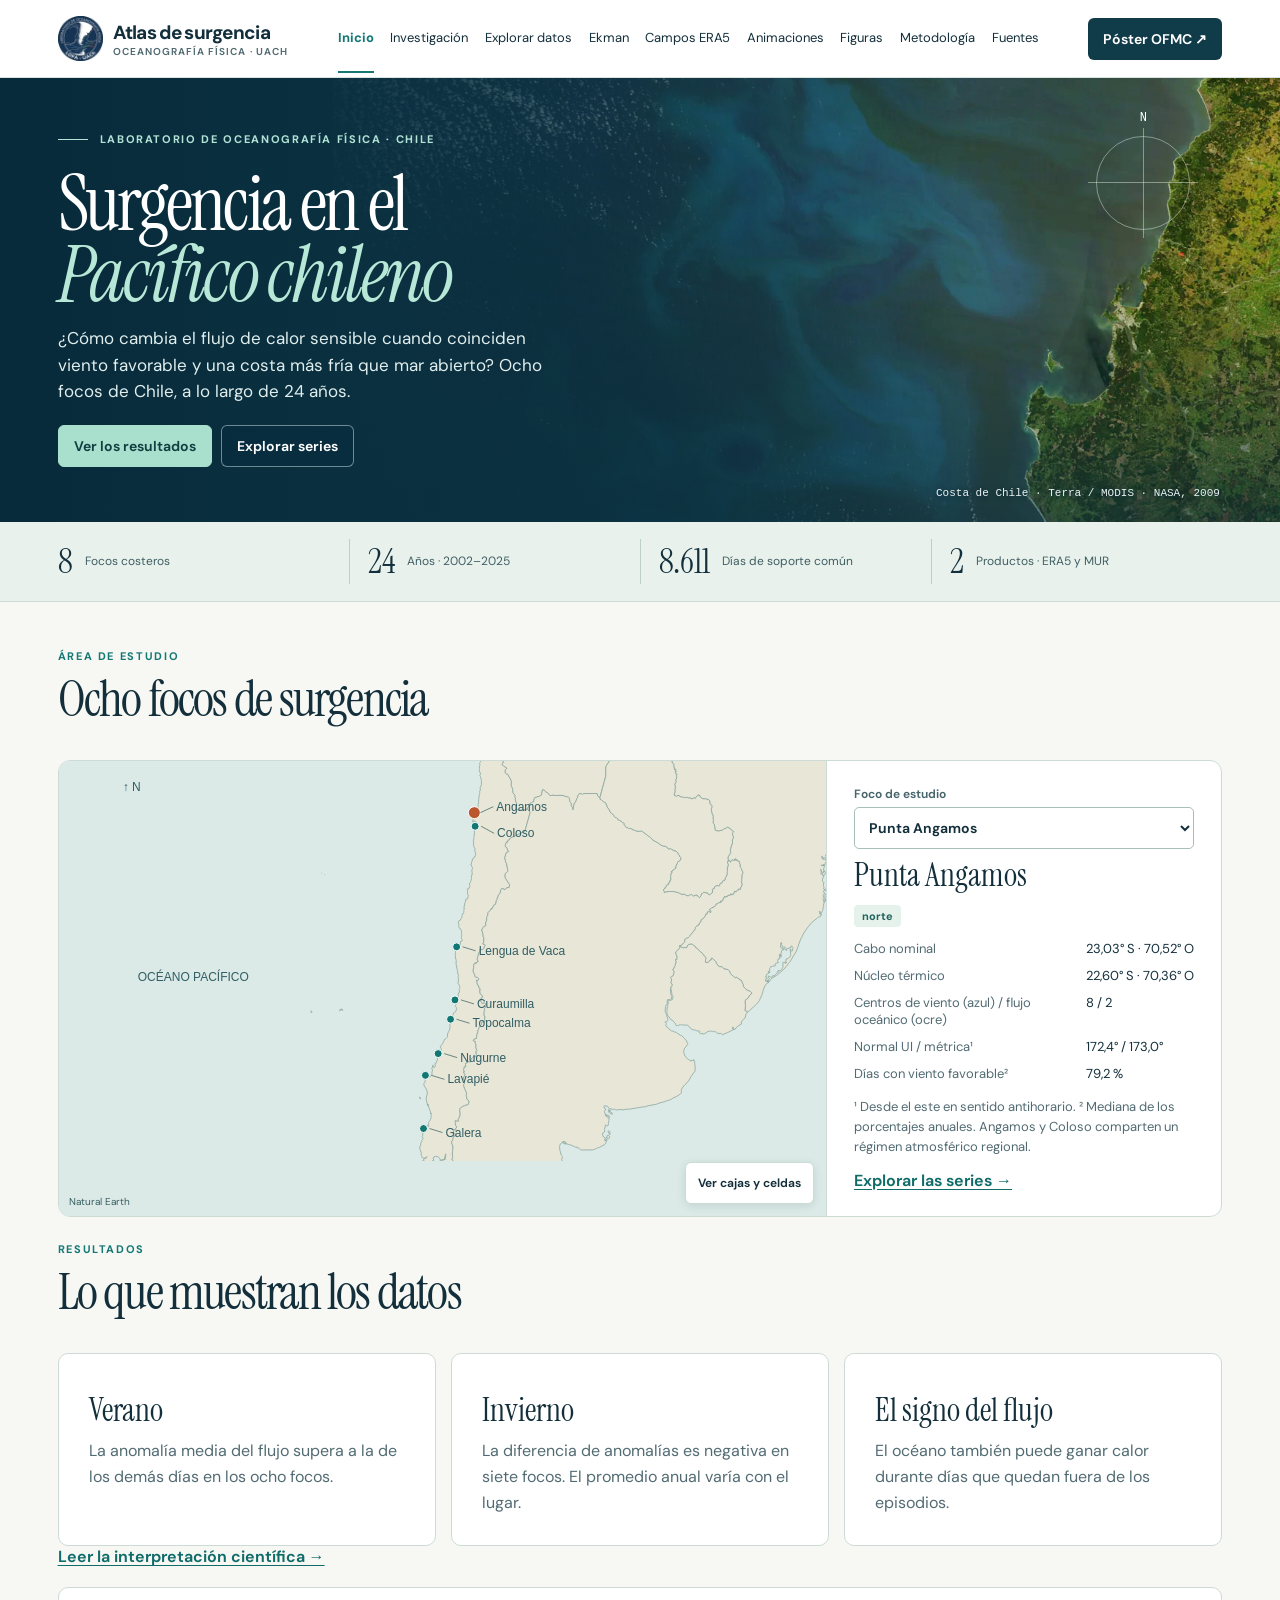
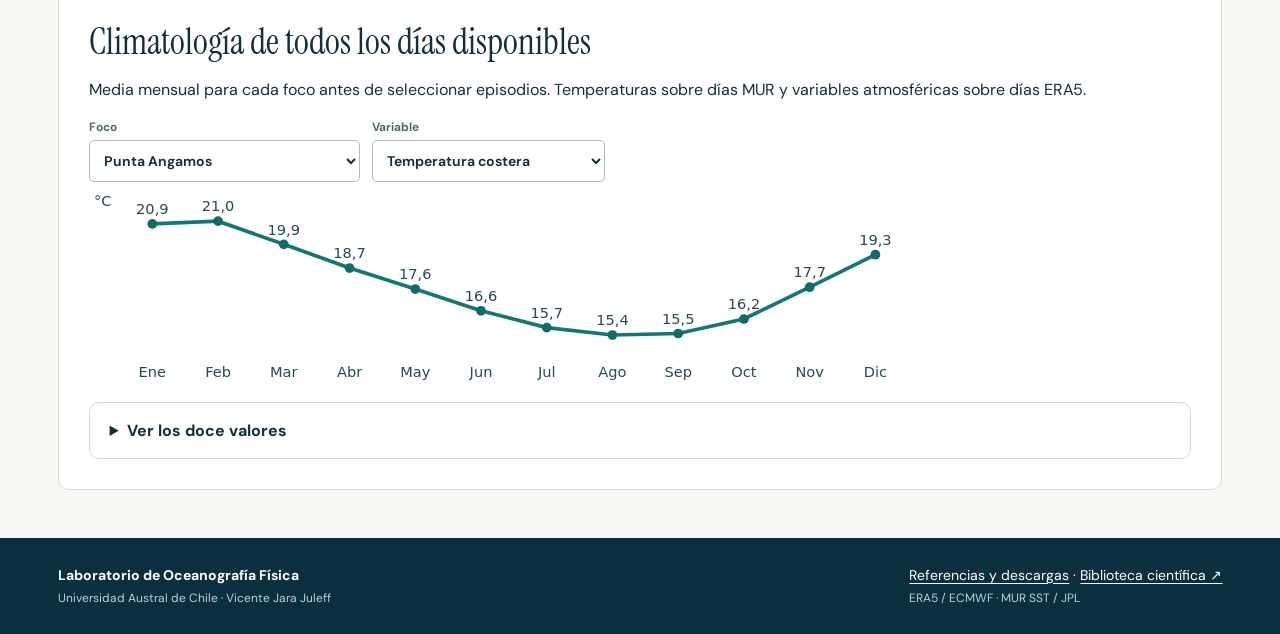
<file: index.html>
<!doctype html>
<html lang="es">
  <head>
    <meta charset="utf-8" />
    <meta name="viewport" content="width=device-width, initial-scale=1" />
    <meta name="theme-color" content="#0b3444" />
    <meta
      name="description"
      content="Atlas interactivo de los ocho focos de surgencia de Chile. Viento favorable, contraste térmico costero y flujo de calor sensible en celdas oceánicas de ERA5, 2002–2025."
    />
    <meta property="og:title" content="Atlas de surgencia · Viento, temperatura y flujo de calor en Chile"><meta property="og:description" content="Resultados del póster OFMC 2026 para ocho focos de Chile entre 2002 y 2025."><title>Atlas de surgencia · Laboratorio de Oceanografía Física UACh</title>
    <link rel="icon" href="./assets/favicon.png" />
    <link rel="stylesheet" href="./css/atlas.css" />
    <link rel="stylesheet" href="./css/instrumentos.css" />
    <script type="module" src="./js/atlas.js"></script>
  </head>
  <body>
    <a class="skip" href="#contenido">Saltar al contenido</a>
    <header class="mast">
      <div class="mast-in">
        <a class="brand" href="#inicio"
          ><img src="./assets/marca.webp" alt="LOFA" /><span
            >Atlas de surgencia<small>Oceanografía Física · UACh</small></span
          ></a
        ><button
          id="menu"
          class="menu"
          aria-expanded="false"
          aria-controls="nav"
        >
          Menú ☰
        </button>
        <nav id="nav" aria-label="Principal"></nav>
        <a class="poster-link" href="#poster">Póster OFMC ↗</a>
      </div>
    </header>
    <main id="contenido" tabindex="-1">
      <p class="loading">Cargando el atlas…</p>
    </main>
    <footer>
      <div>
        <strong>Laboratorio de Oceanografía Física</strong>
        <p>Universidad Austral de Chile · Vicente Jara Juleff</p>
      </div>
      <div>
        <a href="#referencias">Referencias y descargas</a> ·
        <a href="./bibliografia/">Biblioteca científica ↗</a>
        <p>ERA5 / ECMWF · MUR SST / JPL</p>
      </div>
    </footer>
    <noscript
      >El atlas interactivo requiere JavaScript.
      <a href="./atlas/tabla-maestra.csv">Descargar la tabla científica</a
      >.</noscript
    >
  </body>
</html>
</file>
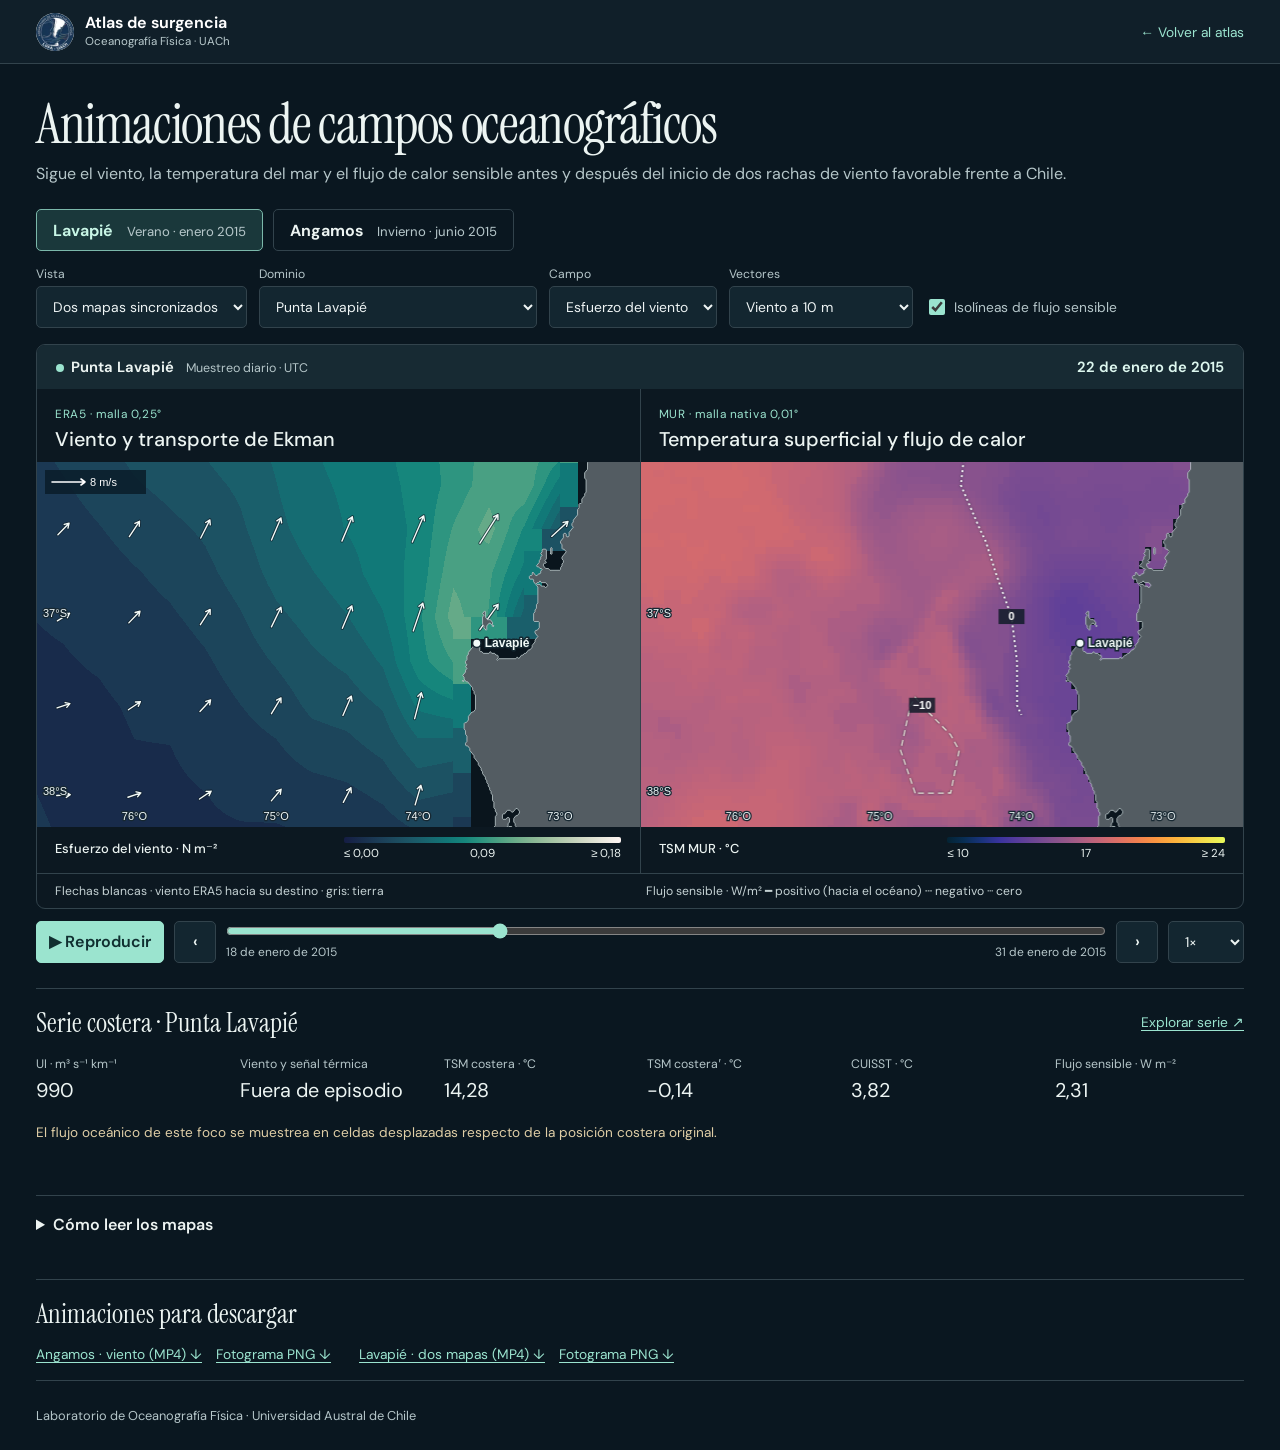
<file: animaciones/index.html>
<!doctype html>
<html lang="es">
  <head>
    <meta charset="utf-8" />
    <meta name="viewport" content="width=device-width,initial-scale=1" />
    <base href="../" />
    <title>
      Animaciones de campos oceanográficos · Atlas de surgencia UACh
    </title>
    <link rel="icon" href="assets/favicon.png" />
    <link rel="stylesheet" href="css/animaciones.css" />
    <script type="module" src="js/animaciones.mjs"></script>
    <noscript
      ><style>
        .escena,
        .controles,
        .reproductor,
        .casos,
        .serie,
        #alternativa {
          display: none !important;
        }
      </style></noscript
    >
  </head>
  <body>
    <header class="barra">
      <div class="ancho marca">
        <a href="./#inicio"
          ><img src="assets/marca.webp" alt="LOFA" /><span
            >Atlas de surgencia <small>Oceanografía Física · UACh</small></span
          ></a
        ><a class="regreso" href="./#campos">← Volver al atlas</a>
      </div>
    </header>
    <main class="ancho">
      <h1>Animaciones de campos oceanográficos</h1>
      <p class="introduccion">
        Sigue el viento, la temperatura del mar y el flujo de calor sensible
        antes y después del inicio de dos rachas de viento favorable frente a
        Chile.
      </p>
      <div class="casos" aria-label="Intervalo temporal">
        <button data-caso="lavapie" aria-pressed="true">
          Lavapié <span>Verano · enero 2015</span></button
        ><button data-caso="angamos" aria-pressed="false">
          Angamos <span>Invierno · junio 2015</span>
        </button>
      </div>
      <div class="controles">
        <label
          >Vista<select id="vista">
            <option value="doble">Dos mapas sincronizados</option>
            <option value="simple">Un mapa</option>
          </select></label
        >
        <label>Dominio<select id="dominio"></select></label>
        <label>Campo<select id="campo"></select></label>
        <label
          >Vectores<select id="vector">
            <option value="aire">Viento a 10 m</option>
            <option value="ek">Transporte de Ekman</option>
            <option value="none">Sin flechas</option>
          </select></label
        >
        <label class="check"
          ><input type="checkbox" id="contornos" checked /> Isolíneas de
          flujo sensible</label
        >
      </div>
      <figure id="alternativa" hidden>
        <img alt="Fotograma de referencia de los campos oceanográficos" />
        <figcaption></figcaption>
      </figure>
      <noscript
        ><figure>
          <img
            src="animaciones/media/lavapie-doble.png"
            alt="Mapas de esfuerzo del viento y temperatura frente a Lavapié el 22 de enero de 2015"
          />
          <figcaption>Lavapié · 22 de enero de 2015</figcaption>
        </figure></noscript
      >
      <section
        class="escena"
        aria-label="Campos diarios sincronizados"
        aria-busy="true"
      >
        <div class="estampa">
          <div>
            <span class="luz"></span><strong id="lugar">Lavapié</strong>
            <span id="marca-episodio"></span>
          </div>
          <time id="fecha"></time>
        </div>
        <div class="paneles">
          <article id="panel-a">
            <header>
              <small id="fuente-a">ERA5 · malla 0,25°</small>
              <h2 id="titulo-a">Viento y transporte de Ekman</h2>
            </header>
            <canvas
              id="mapa-a"
              role="img"
              aria-label="Mapa diario de forzamiento"
            ></canvas>
            <div class="leyenda" id="leyenda-a"></div>
          </article>
          <article id="panel-b">
            <header>
              <small>MUR · malla nativa 0,01°</small>
              <h2>Temperatura superficial y flujo de calor</h2>
            </header>
            <canvas
              id="mapa-b"
              role="img"
              aria-label="Mapa diario de temperatura y flujo sensible"
            ></canvas>
            <div class="leyenda" id="leyenda-b"></div>
          </article>
        </div>
        <div class="pie-escena">
          <span id="clave-viento"></span><span id="clave-calor"></span>
        </div>
      </section>
      <div class="reproductor">
        <button id="play" aria-label="Reproducir" disabled>
          ▶ Reproducir
        </button>
        <button id="menos" aria-label="Día anterior">‹</button>
        <label class="tiempo"
          ><span class="sr">Fecha compartida</span
          ><input
            id="dia"
            type="range"
            min="0"
            max="13"
            value="4"
            step="1" /><span class="rango"
            ><span id="primero"></span><span id="ultimo"></span></span
        ></label>
        <button id="mas" aria-label="Día siguiente">›</button>
        <label class="rapidez"
          ><span class="sr">Velocidad de reproducción</span
          ><select id="velocidad">
            <option value="1600">0,5×</option>
            <option value="800" selected>1×</option>
            <option value="400">2×</option>
          </select></label
        >
      </div>
      <p id="estado" role="status"></p>
      <section
        class="serie"
        aria-label="Datos del foco en la fecha seleccionada"
      >
        <header>
          <h2 id="nombre-foco">Datos del foco</h2>
          <a id="serie-link" href="./#explorar">Explorar serie ↗</a>
        </header>
        <dl id="lecturas"></dl>
        <p id="sensibilidad"></p>
      </section>
      <details>
        <summary>Cómo leer los mapas</summary>
        <p>
          Un día por fotograma. ERA5 aporta las medias diarias UTC del viento a
          10 m y del flujo sensible instantáneo. MUR aporta su análisis diario
          de temperatura superficial a las 09 UTC. El campo térmico muestra la
          TSM absoluta. La anomalía térmica de la ficha corresponde al estimador
          costero del foco.
        </p>
        <p>
          La magnitud del esfuerzo se calcula a partir del vector medio diario.
          El transporte de Ekman, en m²/s, integra el movimiento en profundidad
          y se orienta a la izquierda del esfuerzo en el hemisferio sur. Las
          flechas tienen una escala propia. El UI es la proyección sobre la
          normal oceánica del foco. Las ventanas ilustran el viento. En la ficha, un episodio requiere además un contraste térmico persistente.
        </p>
        <p>
          Los campos de viento usan centros de 0,25° con fracción de
          océano ≥ 0,70 según MUR. El color se interpola entre cuatro centros
          válidos. En los bordes se usa el centro más próximo si es marino. El flujo se muestra sólo en centros válidos con fracción terrestre ERA5 exactamente cero. Las isolíneas requieren cuatro centros válidos. La TSM se promedia en
          bloques de 0,04° con al menos ocho de dieciséis píxeles marinos
          válidos. Gris indica tierra y azul casi negro indica falta de
          cobertura. Los puntos señalan los cabos. Las escalas se mantienen
          entre días y regiones.
        </p>
        <p>
          Las ventanas abarcan cuatro días antes y nueve después del primer
          inicio de viento favorable de enero en Lavapié y de junio en Angamos en 2015.
          Cambiar el dominio conserva las fechas del caso. La secuencia permite
          comparar asociaciones en superficie. La observación del ascenso
          vertical requiere otras mediciones.
        </p>
      </details>
      <section class="descargas">
        <h2>Animaciones para descargar</h2>
        <div>
          <a download href="animaciones/media/angamos-viento.mp4"
            >Angamos · viento (MP4) ↓</a
          ><a
            download
            href="animaciones/media/angamos-viento.png"
            aria-label="Fotograma de Angamos en PNG"
            >Fotograma PNG ↓</a
          >
        </div>
        <div>
          <a download href="animaciones/media/lavapie-doble.mp4"
            >Lavapié · dos mapas (MP4) ↓</a
          ><a
            download
            href="animaciones/media/lavapie-doble.png"
            aria-label="Fotograma de Lavapié en PNG"
            >Fotograma PNG ↓</a
          >
        </div>
      </section>
    </main>
    <footer class="ancho">
      Laboratorio de Oceanografía Física · Universidad Austral de Chile
    </footer>
  </body>
</html>
</file>
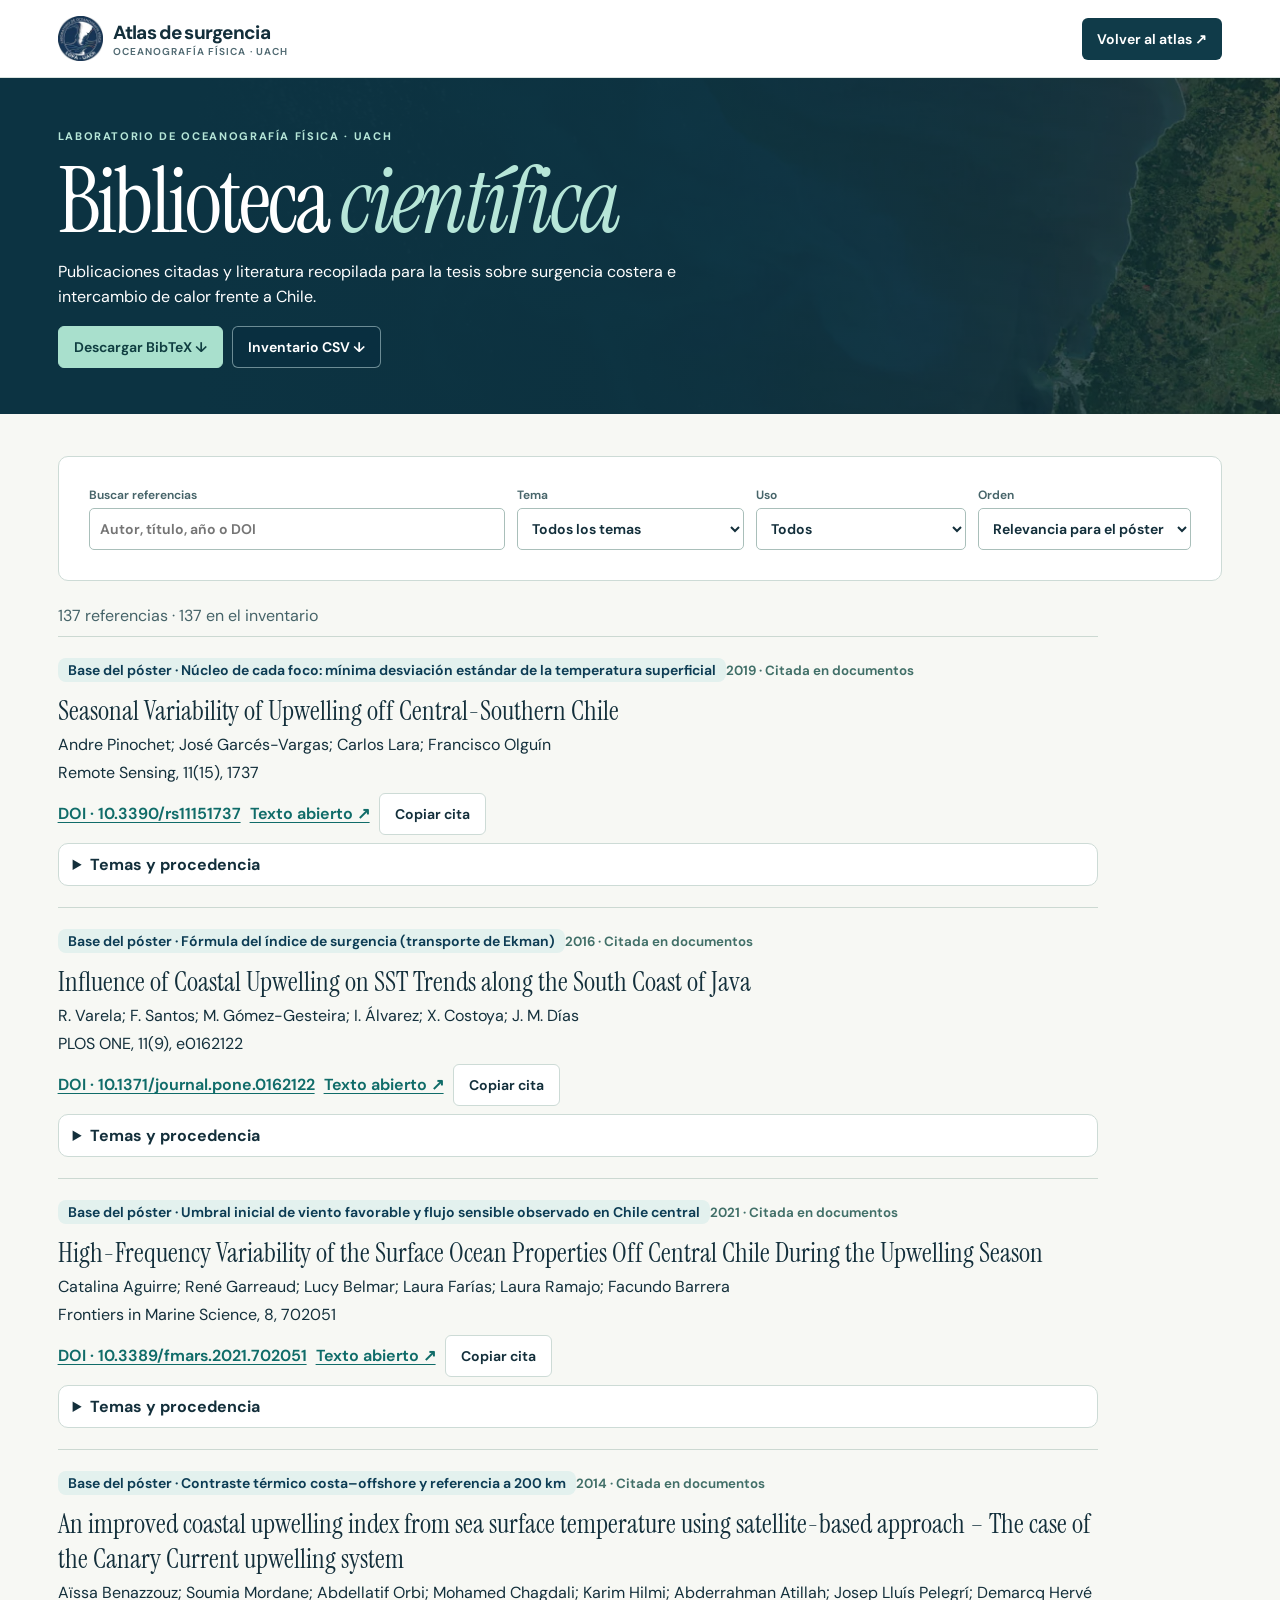
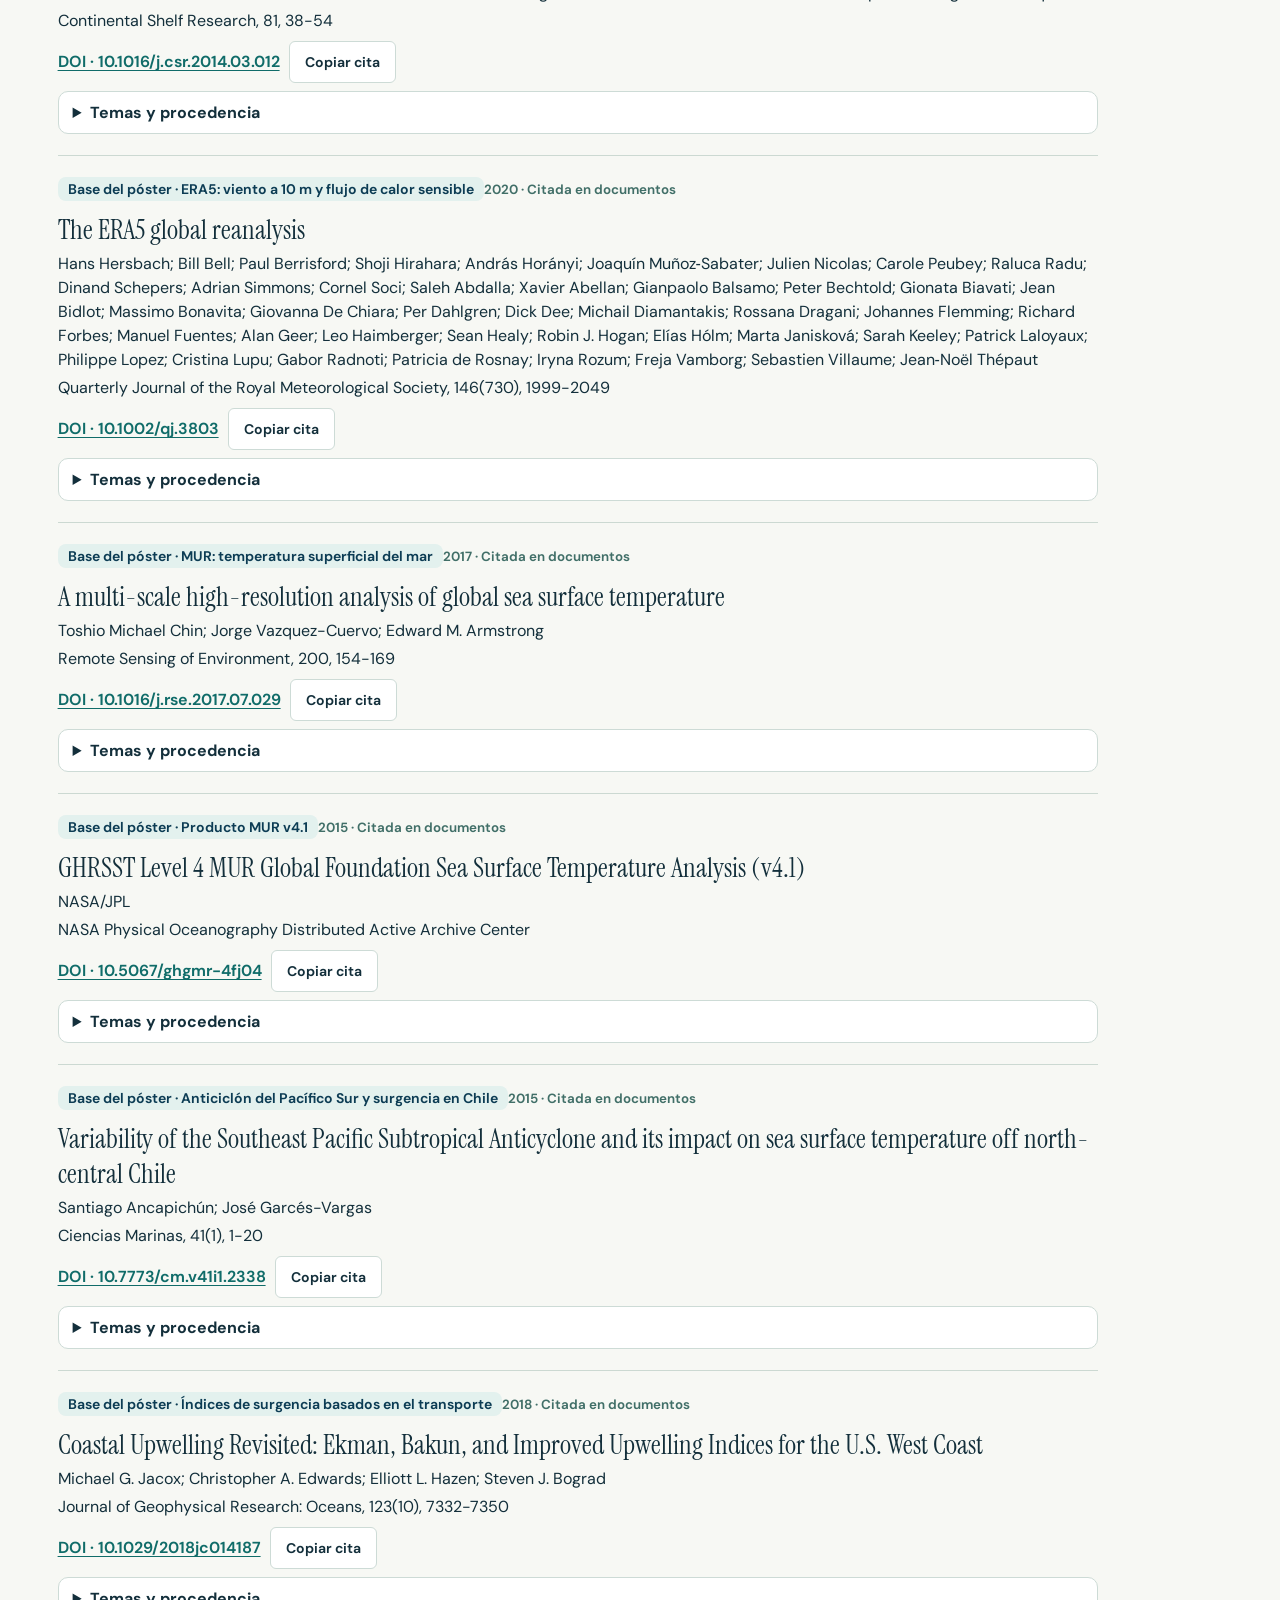
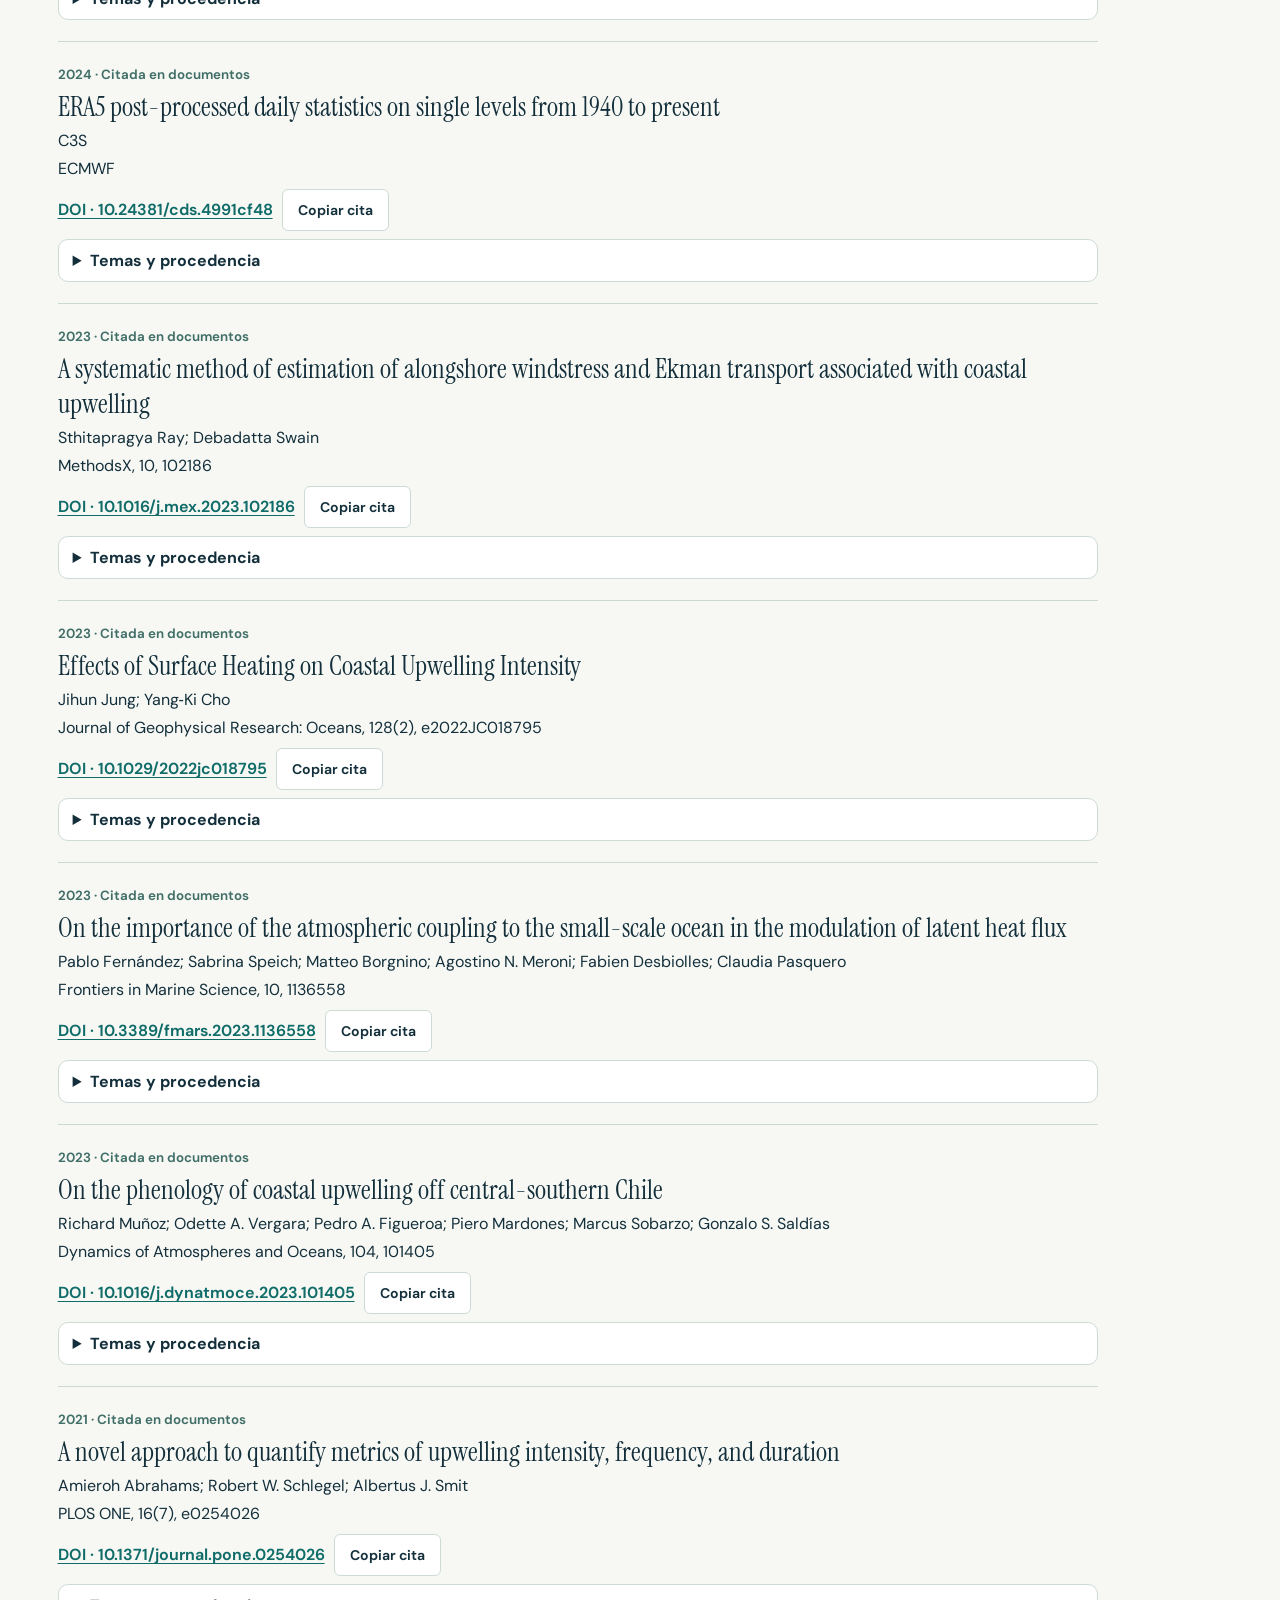
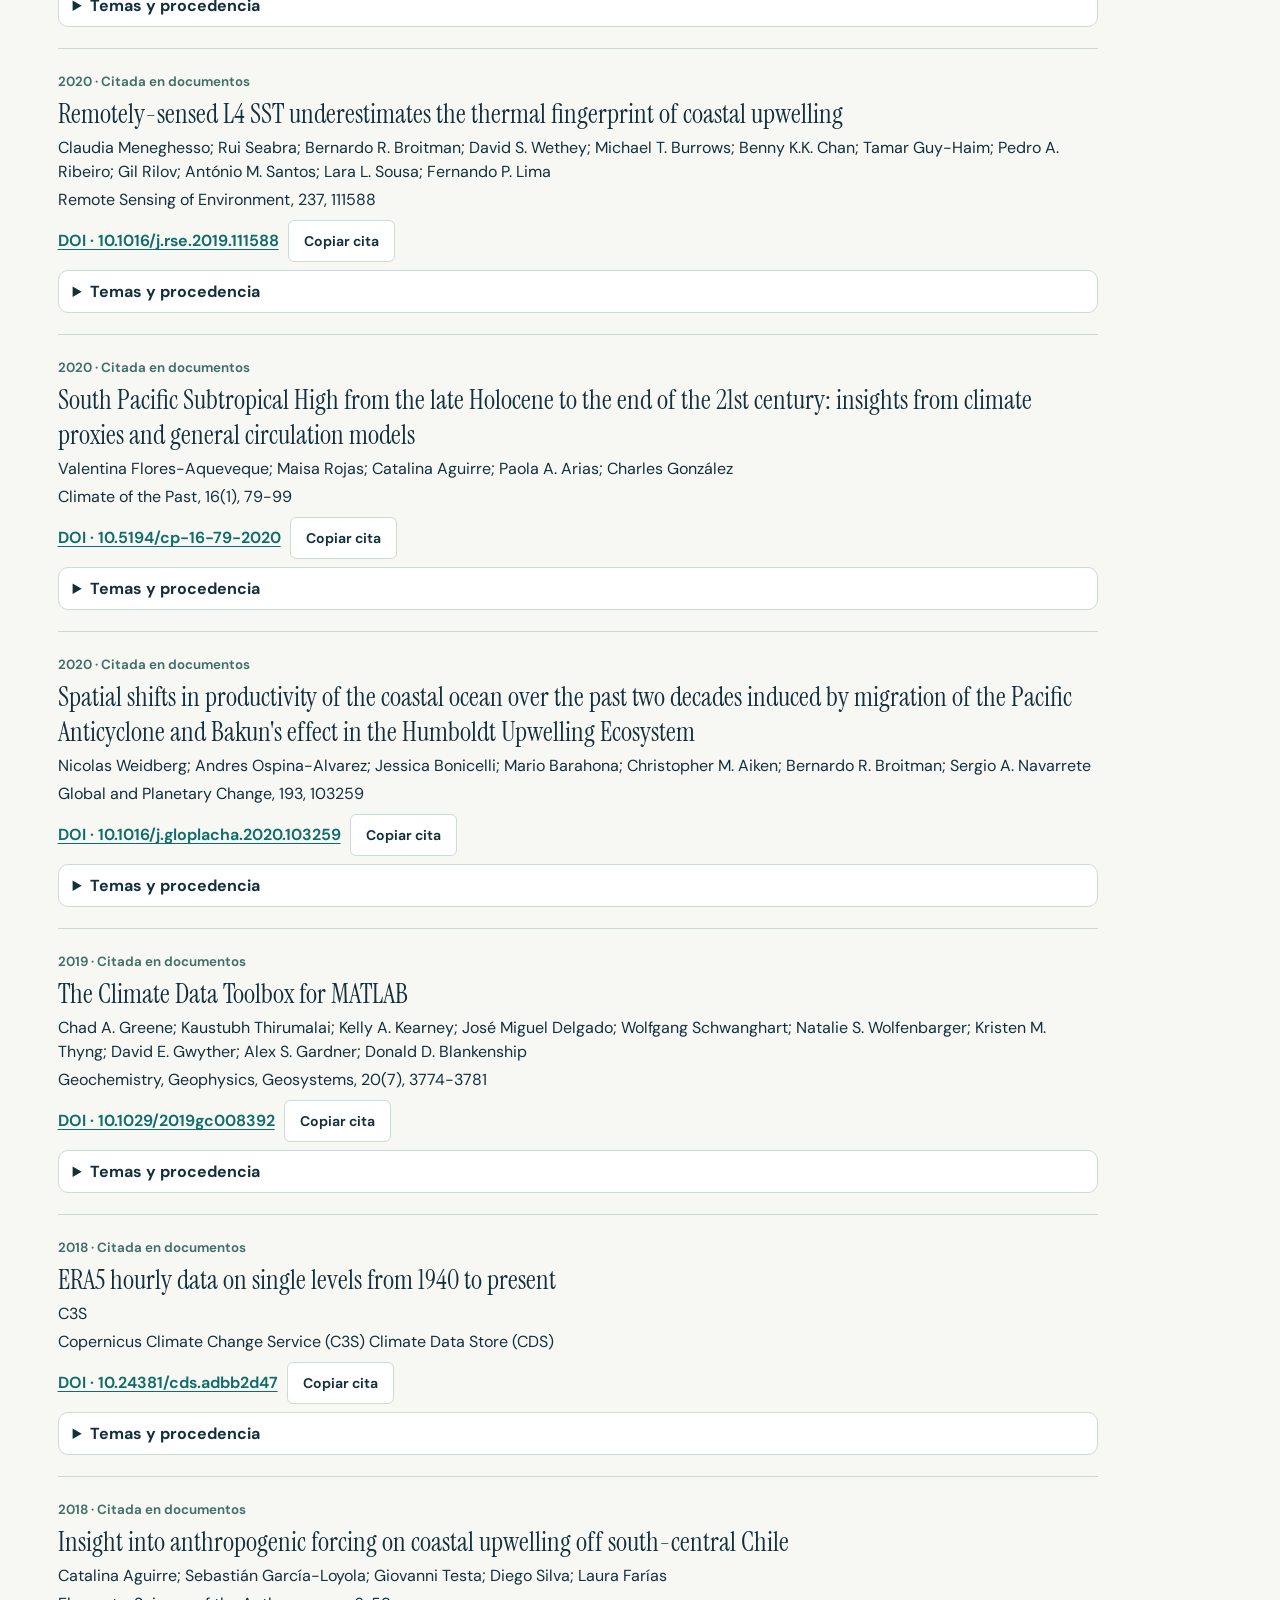
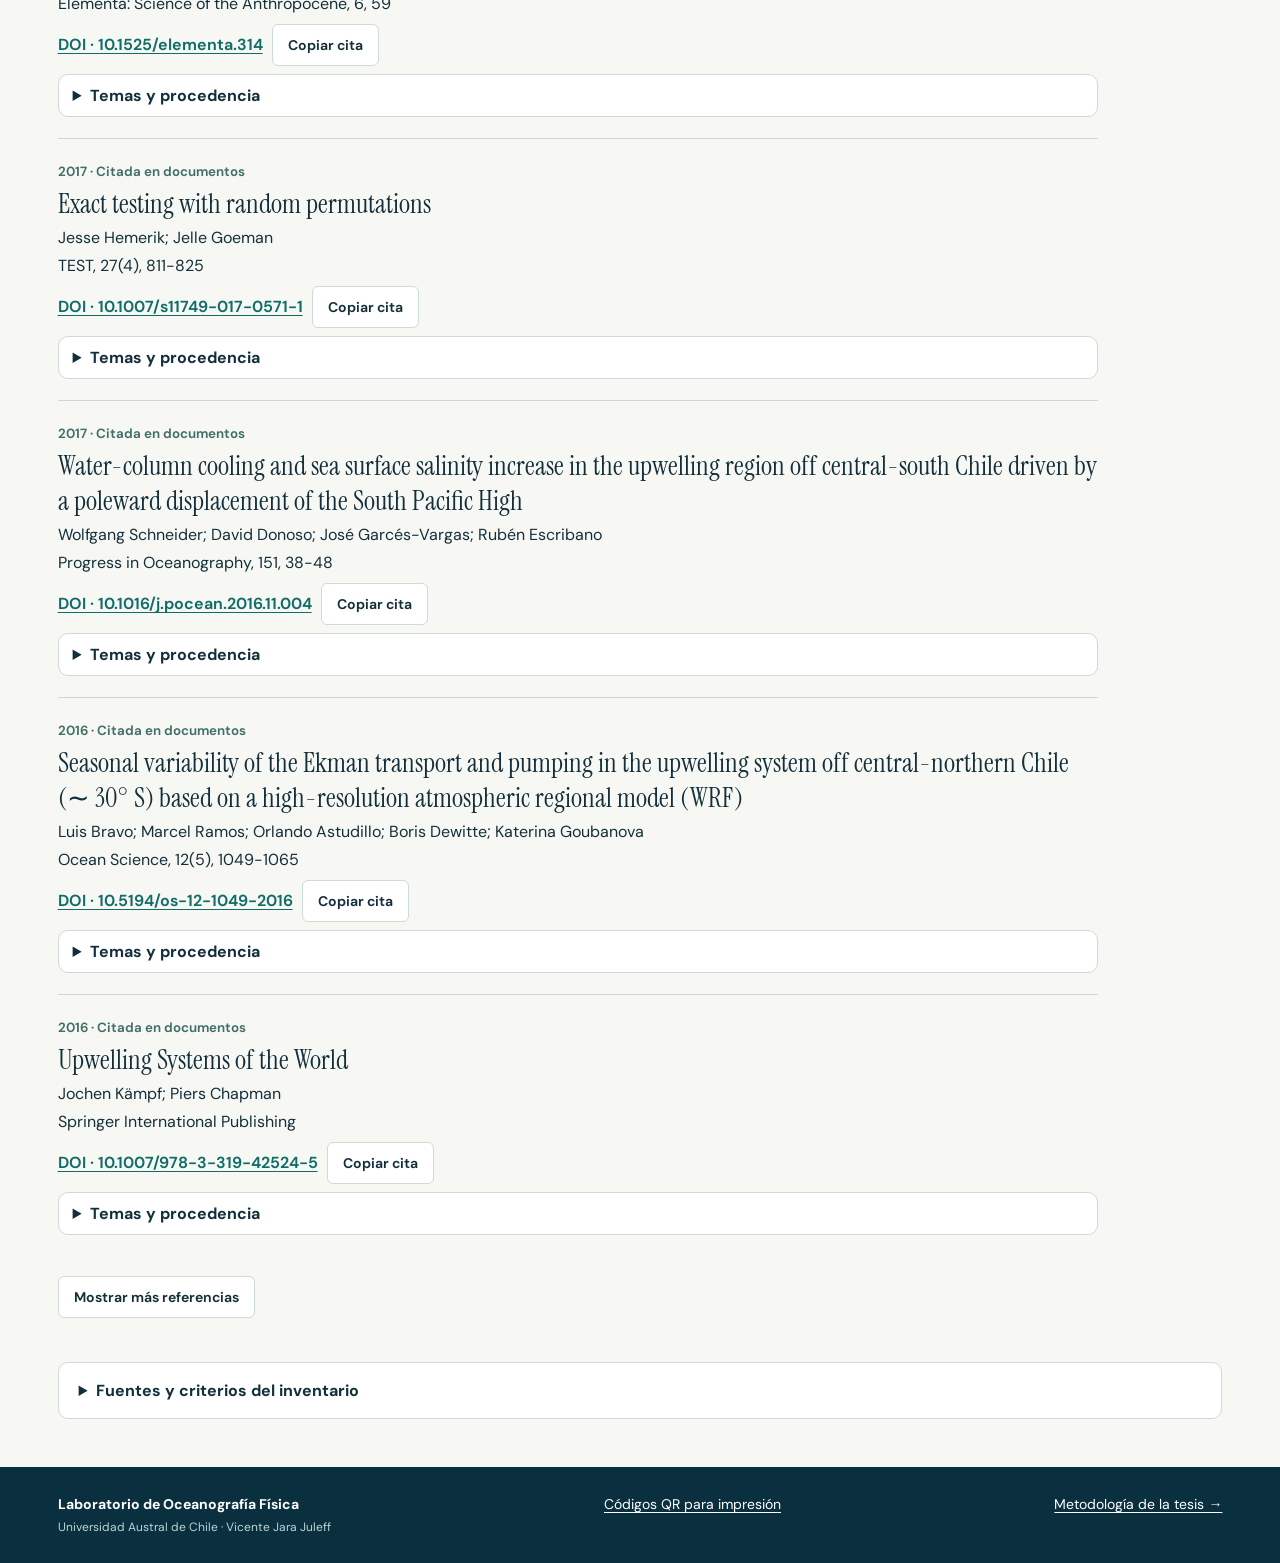
<file: bibliografia/index.html>
<!doctype html>
<html lang="es">
  <head>
    <meta charset="utf-8" />
    <meta name="viewport" content="width=device-width,initial-scale=1" />
    <meta name="theme-color" content="#103b49" />
    <title>Biblioteca científica · Atlas de surgencia UACh</title>
    <link rel="icon" href="../assets/favicon.png" />
    <link rel="stylesheet" href="../css/atlas.css" />
    <link rel="stylesheet" href="./biblioteca.css" />
    <script type="module" src="./biblioteca.js"></script>
  </head>
  <body>
    <a class="skip" href="#biblioteca">Saltar a las referencias</a>
    <header class="mast">
      <div class="mast-in">
        <a class="brand" href="../"
          ><img src="../assets/marca.webp" alt="LOFA" /><span
            >Atlas de surgencia<small>Oceanografía Física · UACh</small></span
          ></a
        ><a class="poster-link volver" href="../">Volver al atlas ↗</a>
      </div>
    </header>
    <section class="libhero">
      <div class="wrap">
        <span class="eyebrow">Laboratorio de Oceanografía Física · UACh</span>
        <h1>Biblioteca <em>científica</em></h1>
        <p>
          Publicaciones citadas y literatura recopilada para la tesis sobre
          surgencia costera e intercambio de calor frente a Chile.
        </p>
        <div class="actions">
          <a class="btn primary" download href="referencias.bib"
            >Descargar BibTeX ↓</a
          ><a class="btn ghost" download href="referencias.csv"
            >Inventario CSV ↓</a
          >
        </div>
      </div>
    </section>
    <main id="biblioteca" class="wrap section">
      <div class="toolbar panel">
        <label class="field buscador"
          >Buscar referencias<input
            type="search"
            id="buscar"
            placeholder="Autor, título, año o DOI" /></label
        ><label class="field">Tema<select id="tema"></select></label
        ><label class="field"
          >Uso<select id="uso">
            <option value="">Todos</option>
            <option>Citada en documentos</option>
            <option>Recopilada o consultada</option>
          </select></label
        ><label class="field"
          >Orden<select id="orden">
            <option value="relevancia" selected>Relevancia para el póster</option>
            <option value="reciente">Más recientes</option>
            <option value="antigua">Más antiguas</option>
            <option value="autor">Autor · A–Z</option>
            <option value="titulo">Título · A–Z</option>
          </select></label
        >
      </div>
      <p class="totales">
        <output id="n" aria-live="polite">Cargando referencias…</output>
      </p>
      <div id="lista"></div>
      <button id="mas" class="control" hidden>Mostrar más referencias</button>
      <details class="origen">
        <summary>Fuentes y criterios del inventario</summary>
        <p>
          El inventario reúne el proyecto de investigación, los artículos de la
          colección local, los informes de la tesis, sus auditorías y las
          referencias recuperadas de Git. Se comprobó la identidad mediante
          Crossref, DataCite, registros editoriales y portadas. La ficha
          identifica el nivel de verificación y la colección de procedencia.
          «Recopilada o consultada» indica pertenencia a la colección. Una cita
          o un DOI confirmado por sí solo no acreditan lectura integral ni
          validación metodológica.
        </p>
      </details>
    </main>
    <footer>
      <div>
        <strong>Laboratorio de Oceanografía Física</strong>
        <p>Universidad Austral de Chile · Vicente Jara Juleff</p>
      </div>
      <a href="../qr/">Códigos QR para impresión</a
      ><a href="../#metodo">Metodología de la tesis →</a>
    </footer>
  </body>
</html>
</file>
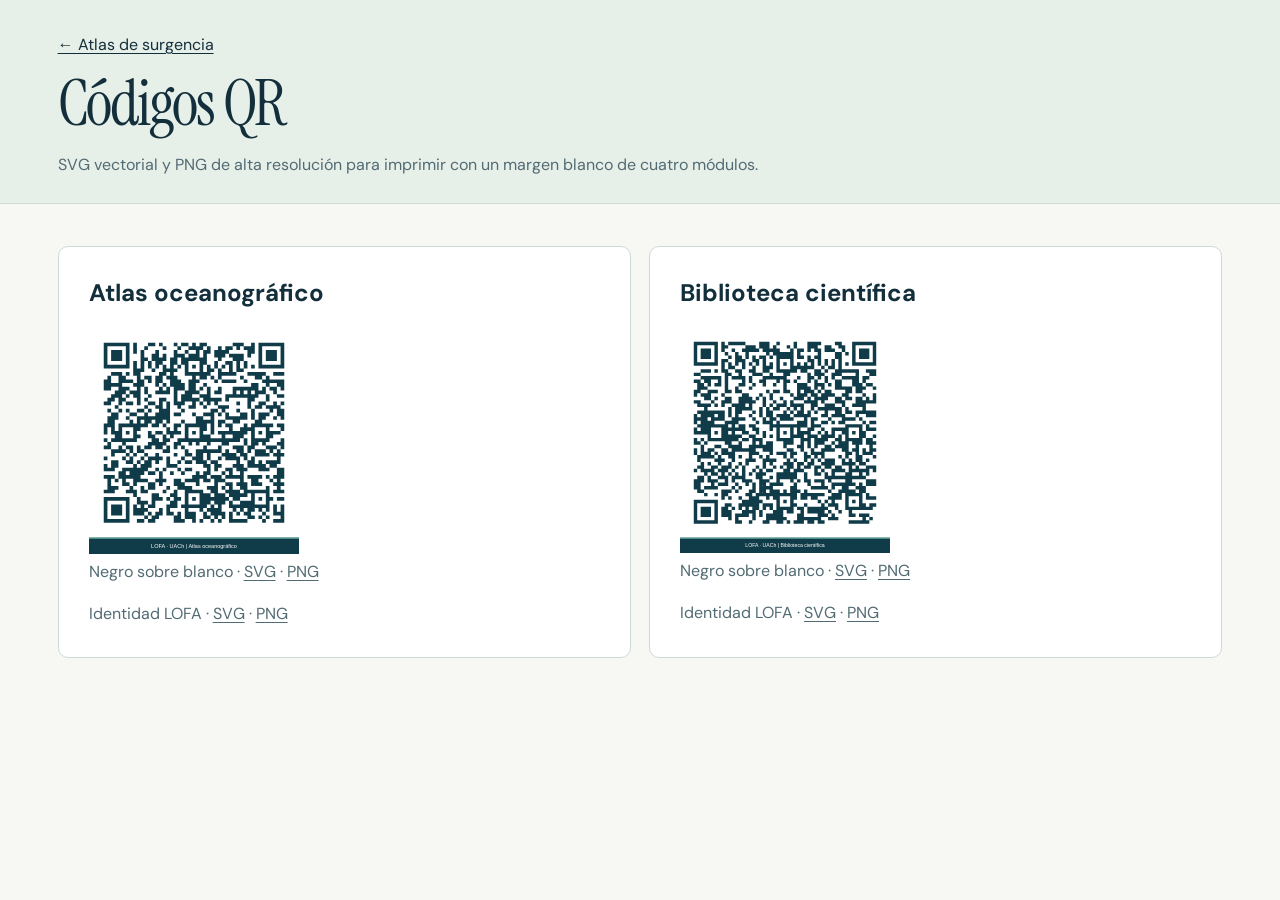
<file: qr/index.html>
<!doctype html>
<html lang="es">
  <head>
    <meta charset="utf-8" />
    <meta name="viewport" content="width=device-width,initial-scale=1" />
    <title>Códigos QR · Atlas UACh</title>
    <link rel="stylesheet" href="../css/atlas.css" />
  </head>
  <body>
    <div class="page-head">
      <div class="wrap">
        <a href="../">← Atlas de surgencia</a>
        <h1>Códigos QR</h1>
        <p>
          SVG vectorial y PNG de alta resolución para imprimir con un margen
          blanco de cuatro módulos.
        </p>
      </div>
    </div>
    <main class="wrap section cards two">
      <article class="card">
        <h2>Atlas oceanográfico</h2>
        <img src="atlas-lofa.svg" width="210" alt="QR del atlas" />
        <p>
          Negro sobre blanco · <a download href="atlas-negro.svg">SVG</a> ·
          <a download href="atlas-negro.png">PNG</a>
        </p>
        <p>
          Identidad LOFA · <a download href="atlas-lofa.svg">SVG</a> ·
          <a download href="atlas-lofa.png">PNG</a>
        </p>
      </article>
      <article class="card">
        <h2>Biblioteca científica</h2>
        <img
          src="bibliografia-lofa.svg"
          width="210"
          alt="QR de la biblioteca científica"
        />
        <p>
          Negro sobre blanco ·
          <a download href="bibliografia-negro.svg">SVG</a> ·
          <a download href="bibliografia-negro.png">PNG</a>
        </p>
        <p>
          Identidad LOFA · <a download href="bibliografia-lofa.svg">SVG</a> ·
          <a download href="bibliografia-lofa.png">PNG</a>
        </p>
      </article>
    </main>
  </body>
</html>
</file>
<file: css/atlas.css>
@font-face {
  font-family: DM Sans;
  src: url(../assets/fuentes/dm.woff2);
  font-weight: 100 900;
  font-display: swap;
}
@font-face {
  font-family: Instrument Serif;
  src: url(../assets/fuentes/serif.woff2);
  font-display: swap;
}
@font-face {
  font-family: Instrument Serif;
  src: url(../assets/fuentes/serif-italic.woff2);
  font-style: italic;
  font-display: swap;
}
:root {
  --ink: #132f3b;
  --muted: #526b73;
  --navy: #103b49;
  --sea: #147975;
  --foam: #bce8dc;
  --warm: #b35335;
  --paper: #f7f8f4;
  --line: #cddbd6;
  --serif: "Instrument Serif", Georgia, serif;
  --max: 1440px;
  font-family: "DM Sans", Arial, sans-serif;
  color: var(--ink);
  background: var(--paper);
  font-size: 16px;
}
* {
  box-sizing: border-box;
}
body {
  margin: 0;
}
button,
input,
select {
  font: inherit;
}
button,
a,
select,
input {
  touch-action: manipulation;
}
button,
a {
  color: inherit;
}
a {
  text-underline-offset: 3px;
}
button {
  cursor: pointer;
}
button:disabled {
  cursor: default;
  opacity: 0.6;
}
button:focus-visible,
a:focus-visible,
select:focus-visible,
input:focus-visible,
summary:focus-visible,
[tabindex]:focus-visible {
  outline: 3px solid #e5a34e;
  outline-offset: 3px;
}
.skip {
  position: absolute;
  left: -100vw;
  z-index: 20;
  background: white;
  padding: 12px;
}
.skip:focus {
  left: 8px;
}
.mast {
  background: #fff;
  border-bottom: 1px solid #d9e3df;
  position: relative;
  z-index: 5;
}
.mast-in,
.wrap {
  max-width: var(--max);
  margin: auto;
  padding-left: clamp(18px, 4.5vw, 80px);
  padding-right: clamp(18px, 4.5vw, 80px);
}
.mast-in {
  display: flex;
  gap: 22px;
  align-items: center;
  min-height: 77px;
}
.brand {
  display: flex;
  align-items: center;
  gap: 10px;
  white-space: nowrap;
  text-decoration: none;
  font-size: 19px;
  font-weight: 750;
  letter-spacing: -0.7px;
}
.brand img {
  width: 45px;
  height: 45px;
}
.brand small {
  display: block;
  color: var(--muted);
  font-size: 10px;
  letter-spacing: 1.05px;
  text-transform: uppercase;
  font-weight: 650;
}
.mast nav {
  display: flex;
  align-items: center;
  justify-content: center;
  gap: clamp(10px, 1.3vw, 23px);
  flex: 1;
}
.mast nav a {
  font-size: 13px;
  text-decoration: none;
  padding: 25px 0;
  white-space: nowrap;
  border-bottom: 2px solid transparent;
}
.mast nav a[aria-current="page"] {
  color: var(--sea);
  font-weight: 750;
  border-color: var(--sea);
}
.poster-link,
.btn,
.pill,
button.control {
  display: inline-flex;
  gap: 9px;
  align-items: center;
  justify-content: center;
  min-height: 42px;
  border: 1px solid var(--line);
  border-radius: 6px;
  padding: 9px 15px;
  text-decoration: none;
  font-size: 14px;
  font-weight: 650;
  background: white;
}
.poster-link {
  background: var(--navy);
  color: white;
  border: 0;
  white-space: nowrap;
}
.btn.primary {
  background: #a9e0cd;
  border-color: #a9e0cd;
  color: #103e41;
}
.btn.ghost {
  color: white;
  background: #062c3f66;
  border-color: #b8d5d690;
}
.btn:hover,
.pill:hover,
button.control:hover {
  filter: brightness(0.95);
}
.menu {
  display: none;
}
.hero {
  position: relative;
  isolation: isolate;
  background: #0b293a;
  overflow: hidden;
  color: white;
}
.hero:before {
  content: "";
  position: absolute;
  inset: 0 0 0 26%;
  background: url(../assets/pacifico-modis.webp) 61% 55% / cover;
  filter: brightness(1.68) saturate(1.22);
  z-index: -3;
}
.hero:after {
  content: "";
  position: absolute;
  inset: 0;
  background:
    linear-gradient(
      90deg,
      #082b3b 3%,
      #0a3040fa 26%,
      #0a3040c9 44%,
      #12435424 76%,
      #142d3626
    ),
    linear-gradient(0deg, #092b3c9c, transparent 50%);
  z-index: -2;
}
.hero .wrap {
  position: relative;
  min-height: 444px;
  padding-top: 54px;
  padding-bottom: 53px;
}
.eyebrow,
.cap {
  font-size: 11px;
  line-height: 1.45;
  font-weight: 740;
  letter-spacing: 1.65px;
  text-transform: uppercase;
  color: var(--sea);
}
.hero .eyebrow {
  color: #b1e3d6;
  display: flex;
  align-items: center;
  gap: 12px;
}
.hero .eyebrow:before {
  content: "";
  height: 1px;
  width: 30px;
  background: currentColor;
}
h1,
h2,
h3,
h4,
p {
  margin-top: 0;
}
h1,
.section-title,
.paper-title {
  font-family: var(--serif);
  font-weight: 400;
  letter-spacing: -0.035em;
}
.hero h1 {
  font-size: clamp(55px, 6vw, 91px);
  line-height: 0.92;
  margin: 21px 0 15px;
}
.hero h1 em {
  color: #b7e7d6;
  font-weight: 400;
}
.hero p {
  max-width: 500px;
  color: #e0eeee;
  font-size: 17px;
  line-height: 1.55;
  margin: 0 0 21px;
}
.actions,
.tabs,
.toolbar,
.inline {
  display: flex;
  flex-wrap: wrap;
  gap: 9px;
  align-items: center;
}
.hero .byline {
  position: absolute;
  right: 4.7%;
  bottom: 23px;
  font-family: monospace;
  font-size: 11px;
  color: #ecf3f1;
  text-shadow: 0 1px 4px #092c40;
}
.hero-mark {
  position: absolute;
  right: 7%;
  top: 13%;
  width: 94px;
  height: 94px;
  border: 1px solid #dfebe575;
  border-radius: 50%;
  display: grid;
  place-items: center;
  color: #fff;
  font: 12px monospace;
}
.hero-mark:before,
.hero-mark:after {
  content: "";
  position: absolute;
  background: #cfdfd382;
}
.hero-mark:before {
  height: 1px;
  width: 110px;
}
.hero-mark:after {
  width: 1px;
  height: 110px;
}
.hero-mark span {
  position: absolute;
  top: -26px;
}
.facts {
  background: #e8f1ec;
  border-bottom: 1px solid var(--line);
}
.facts .wrap {
  display: grid;
  grid-template-columns: repeat(4, 1fr);
  padding-top: 17px;
  padding-bottom: 17px;
}
.fact {
  display: flex;
  align-items: center;
  gap: 12px;
  padding: 0 18px;
  border-left: 1px solid #bcd0c8;
}
.fact:first-child {
  border: 0;
  padding-left: 0;
}
.fact strong {
  font: 34px var(--serif);
  white-space: nowrap;
}
.fact small {
  color: #405f63;
  font-size: 12px;
  line-height: 1.3;
}
.section {
  padding-top: 42px;
  padding-bottom: 48px;
}
.section-title {
  font-size: clamp(35px, 4vw, 58px);
  line-height: 1.03;
  margin: 8px 0 12px;
}
.sub {
  color: var(--muted);
  max-width: 76ch;
  line-height: 1.6;
}
.heading {
  display: flex;
  gap: 20px;
  align-items: flex-end;
  justify-content: space-between;
  margin-bottom: 22px;
}
.heading p {
  margin-bottom: 0;
}
.page-head {
  background: #e7efe9;
  border-bottom: 1px solid var(--line);
}
.page-head .wrap {
  padding-top: 34px;
  padding-bottom: 26px;
}
.page-head h1 {
  font-size: clamp(39px, 5vw, 66px);
  margin: 7px 0 8px;
}
.page-head p {
  margin: 0;
  max-width: 76ch;
  color: var(--muted);
  line-height: 1.5;
}
.pill {
  border-radius: 30px;
  min-height: 39px;
  font-size: 13px;
  padding: 7px 15px;
}
.pill[aria-pressed="true"],
.pill.active {
  background: var(--navy);
  border-color: var(--navy);
  color: #fff;
}
.atlas-grid {
  display: grid;
  grid-template-columns: minmax(0, 1.65fr) minmax(260px, 0.85fr);
  border: 1px solid var(--line);
  border-radius: 12px;
  overflow: hidden;
  background: white;
}
.map-pane {
  position: relative;
  background: #dbeae7;
  min-height: 350px;
}
.map-pane svg {
  display: block;
  width: 100%;
  height: 400px;
}
.map-pane .map-mode {
  position: absolute;
  bottom: 12px;
  right: 12px;
  padding: 6px 12px;
  font-size: 12px;
  box-shadow: 0 2px 8px #153f4020;
}
.map-pane .credit {
  position: absolute;
  left: 10px;
  bottom: 8px;
  font-size: 10px;
  color: #385e62;
}
.map-info {
  padding: 25px 27px;
  border-left: 1px solid var(--line);
}
.map-info h3,
.card h3 {
  font-family: var(--serif);
  font-size: 32px;
  line-height: 1.15;
  font-weight: 400;
  margin: 8px 0 10px;
}
.map-info dl,
.meta {
  display: grid;
  grid-template-columns: 1fr 1fr;
  gap: 10px;
  font-size: 13px;
}
.map-info dl {
  grid-template-columns: 1fr auto;
  margin: 15px 0;
}
.map-info dt {
  color: var(--muted);
}
dd {
  margin: 0;
}
.link {
  color: #106c69;
  font-weight: 650;
}
.card,
.panel,
details {
  border: 1px solid var(--line);
  background: white;
  border-radius: 10px;
}
.panel,
.card {
  padding: clamp(16px, 2.4vw, 30px);
}
.cards {
  display: grid;
  grid-template-columns: repeat(3, minmax(0, 1fr));
  gap: 15px;
}
.cards.two,
.two-col {
  display: grid;
  grid-template-columns: repeat(2, minmax(0, 1fr));
  gap: 18px;
}
.card p,
.panel p,
.prose li,
.prose p,
details p {
  line-height: 1.6;
}
.card p {
  color: var(--muted);
}
.card :last-child,
.panel :last-child {
  margin-bottom: 0;
}
.panel h2,
.prose h2 {
  font: 36px var(--serif);
  margin: 0 0 12px;
}
.panel h3 {
  margin: 15px 0 7px;
}
.tag {
  font-size: 11px;
  font-weight: 700;
  padding: 4px 8px;
  border-radius: 4px;
  background: #e5f2eb;
  color: #23635e;
}
.tag.b {
  background: #f6e7db;
  color: #814529;
}
.stack > * + * {
  margin-top: 20px;
}
.dim,
.note,
figcaption {
  color: var(--muted);
  font-size: 13px;
  line-height: 1.55;
}
.note {
  border-left: 3px solid #83b7a7;
  background: #f0f6f1;
  padding: 10px 14px;
}
.field {
  display: flex;
  flex-direction: column;
  gap: 5px;
  font-size: 12px;
  color: #47656a;
  font-weight: 650;
}
.field input,
.field select,
select.select,
input.input {
  color: var(--ink);
  background: white;
  max-width: 100%;
  border: 1px solid #a9bfba;
  border-radius: 5px;
  padding: 8px 10px;
  min-height: 42px;
  font-size: 14px;
}
.toolbar {
  align-items: flex-end;
  gap: 12px;
}
.toolbar + .toolbar {
  margin-top: 10px;
}
.bar {
  height: 1px;
  background: var(--line);
  margin: 20px 0;
}
.stat {
  font: 48px var(--serif);
  color: var(--sea);
}
.warm {
  color: var(--warm);
}
.scroll {
  overflow-x: auto;
}
.scroll table {
  border-collapse: collapse;
  width: 100%;
  font-size: 14px;
  white-space: nowrap;
}
.scroll th,
.scroll td {
  text-align: left;
  border-bottom: 1px solid #dbe4df;
  padding: 10px 12px;
}
.scroll th {
  color: #46676c;
  background: #eff5f0;
}
.scroll td.num {
  font-variant-numeric: tabular-nums;
}
.gallery {
  display: grid;
  grid-template-columns: repeat(3, minmax(0, 1fr));
  gap: 17px;
}
.figure-card {
  padding: 0;
  overflow: hidden;
}
.figure-card img {
  display: block;
  width: 100%;
  height: 165px;
  object-fit: contain;
  background: #fff;
  padding: 8px;
  border-bottom: 1px solid var(--line);
}
.figure-card .body {
  padding: 16px;
}
.figure-card h3 {
  font-size: 24px;
}
.figure-card button,
.textbtn {
  border: 0;
  background: transparent;
  padding: 0;
  color: var(--sea);
  font: inherit;
  text-align: left;
  cursor: pointer;
}
.figure-card button {
  width: 100%;
}
dialog {
  border: 1px solid var(--line);
  border-radius: 12px;
  color: var(--ink);
  width: min(1040px, 95vw);
  max-height: 90dvh;
  padding: 22px;
}
dialog::backdrop {
  background: #0a2736bc;
}
dialog img {
  width: 100%;
  max-height: 62vh;
  object-fit: contain;
}
.close {
  float: right;
}
.prose {
  max-width: 900px;
}
.prose h2 {
  margin-top: 30px;
}
.prose h2:first-child {
  margin-top: 0;
}
details {
  padding: 17px 20px;
}
summary {
  font-weight: 700;
  cursor: pointer;
}
details p {
  margin: 12px 0 0;
}
.loading {
  margin: 40px;
  color: var(--muted);
}
footer {
  background: #0a3040;
  color: white;
  display: flex;
  justify-content: space-between;
  gap: 15px;
  padding: 28px max(4.5vw, calc((100vw - 1300px) / 2));
  font-size: 14px;
}
footer p {
  margin: 6px 0 0;
  color: #bbd4d3;
  font-size: 12px;
}
.hidden,
[hidden] {
  display: none !important;
}
@media (max-width: 1190px) {
  .mast-in {
    gap: 14px;
  }
  .mast nav a {
    font-size: 12px;
  }
  .mast-in {
    padding-inline: 22px;
  }
  .brand {
    font-size: 17px;
  }
  .brand small {
    font-size: 9px;
  }
  .poster-link {
    font-size: 12px;
  }
}
@media (max-width: 1023px) {
  .mast-in {
    min-height: 65px;
  }
  .mast nav {
    display: none;
    position: absolute;
    top: 100%;
    left: 0;
    right: 0;
    background: white;
    border-bottom: 1px solid var(--line);
    padding: 8px 18px;
    grid-template-columns: repeat(2, 1fr);
  }
  .mast nav.open {
    display: grid;
  }
  .mast nav a {
    font-size: 15px;
    padding: 12px;
  }
  .menu {
    display: block;
    margin-left: auto;
    border: 0;
    background: transparent;
    padding: 12px;
  }
}
@media (max-width: 980px) {
  .atlas-grid {
    grid-template-columns: 1.25fr 0.85fr;
  }
  .heading {
    align-items: flex-start;
    flex-wrap: wrap;
  }
  .gallery {
    grid-template-columns: repeat(2, minmax(0, 1fr));
  }
}
@media (max-width: 680px) {
  .mast-in {
    padding-inline: 15px;
    gap: 8px;
  }
  .brand img {
    width: 34px;
    height: 34px;
  }
  .brand {
    font-size: 16px;
  }
  .poster-link {
    min-height: 39px;
    padding: 8px 10px;
  }
  .menu {
    font-size: 13px;
  }
  .hero .wrap {
    min-height: 390px;
    padding-top: 38px;
    padding-bottom: 48px;
  }
  .hero:before {
    left: 0;
    background-position: 75% 55%;
  }
  .hero:after {
    background: linear-gradient(90deg, #092d40f5, #092d40d2 52%, #092d4060);
  }
  .hero p {
    font-size: 15px;
    max-width: 340px;
  }
  .hero-mark {
    display: none;
  }
  .hero .byline {
    font-size: 9px;
    bottom: 10px;
  }
  .facts .wrap {
    grid-template-columns: 1fr 1fr;
    gap: 12px;
  }
  .fact {
    padding: 0 8px;
  }
  .fact:nth-child(3) {
    border: 0;
    padding-left: 0;
  }
  .fact strong {
    font-size: 26px;
  }
  .fact small {
    font-size: 11px;
  }
  .section {
    padding-block: 30px;
  }
  .atlas-grid,
  .cards,
  .cards.two,
  .two-col,
  .gallery {
    grid-template-columns: 1fr;
  }
  .map-info {
    border-left: 0;
    border-top: 1px solid var(--line);
    padding: 16px;
  }
  .map-pane {
    min-height: 285px;
  }
  .map-pane svg {
    height: 300px;
  }
  .field {
    min-width: 0;
  }
  .toolbar .field {
    flex: 1 1 135px;
  }
  footer {
    flex-direction: column;
  }
  .tabs {
    gap: 6px;
  }
  .pill {
    min-height: 42px;
  }
  .hero h1 {
    font-size: 65px;
  }
}
@media (prefers-reduced-motion: reduce) {
  *,
  *:before,
  *:after {
    scroll-behavior: auto !important;
    animation-duration: 0.01ms !important;
    transition: none !important;
  }
}

.figura-ciclo,.grafico-clima{display:block;width:100%;height:auto}.curva-clima{overflow-x:auto}.grafico-clima{min-width:520px;max-width:840px;font:12px system-ui;fill:#274955}.curva-clima details{margin-top:.5rem}
</file>
<file: css/instrumentos.css>
.chart {
  display: block;
  width: 100%;
  height: auto;
  min-height: 130px;
  touch-action: pan-y;
  background: #fafcf9;
}
.chart:focus {
  outline-offset: 0;
}
#graficas small {
  color: #526b73;
  font-size: 0.72em;
  font-weight: 500;
}
#graficas output {
  flex: 1;
  color: #44656b;
  font-variant-numeric: tabular-nums;
}
#graficas .inline {
  margin-bottom: 16px;
}
#comparar details {
  margin-top: 12px;
}
.lab-scene {
  width: 100%;
  height: auto;
  display: block;
  border-radius: 10px;
  background: #e4f0ee;
}
.lab-values {
  font-variant-numeric: tabular-nums;
}
.lab-controls {
  display: grid;
  grid-template-columns: repeat(auto-fit, minmax(155px, 1fr));
  gap: 14px;
  margin: 16px 0;
}
.lab-controls input {
  width: 100%;
  accent-color: #167b71;
}
.figure-card p {
  margin-bottom: 6px;
}
.map-info dd {
  font-variant-numeric: tabular-nums;
}
@media (max-width: 680px) {
  .chart {
    min-height: 105px;
  }
  .lab-controls {
    grid-template-columns: 1fr 1fr;
  }
  .scroll {
    overscroll-behavior-inline: contain;
  }
}

.mapa-tabs {
  margin-bottom: 12px;
}
dialog .dim {
  overflow-wrap: anywhere;
}
.toolbar input[type="search"] {
  max-width: 100%;
}
#imagenes button {
  color: var(--ink);
}

@media (max-width: 450px) {
  .mast-in {
    padding-inline: 10px;
    gap: 5px;
  }
  .brand {
    gap: 5px;
    font-size: 15px;
  }
  .brand small {
    font-size: 7px;
    letter-spacing: 0.55px;
  }
  .brand img {
    width: 30px;
    height: 30px;
  }
  .menu {
    flex: 0 0 42px;
    min-height: 44px;
    padding: 6px;
    font-size: 0;
  }
  .menu::after {
    content: "☰";
    font-size: 21px;
  }
  .poster-link {
    font-size: 11px;
    padding: 7px;
  }
}

#campo {
  display: block;
  width: 100%;
  max-width: 1080px;
  height: auto;
  margin: auto;
  background: #f4f7f3;
  border: 1px solid #d0dcd8;
}
#lectura {
  display: block;
  min-height: 38px;
  font-variant-numeric: tabular-nums;
}
#capas,
#tiempo {
  align-items: center;
  gap: 12px;
}
@media (max-width: 600px) {
  #capas .field {
    flex-basis: 42%;
  }
}

.flujo-scroll {
  overflow-x: auto;
  margin: 16px 0;
}
.flujo-scroll svg {
  display: block;
  width: min(825px, 100%);
}
/* En teléfonos el gráfico se ajusta al ancho: el verano positivo debe verse sin desplazamiento. */
@media (max-width: 600px) {
  .flujo-scroll svg text {
    font-size: 21px;
  }
}
</file>
<file: bibliografia/biblioteca.css>
.volver {
  margin-left: auto;
}
.libhero {
  color: white;
  background:
    linear-gradient(90deg, #0c3342 15%, #0c3342ea 50%, #0b364e78),
    url(../assets/pacifico-modis.webp) center 46% / cover;
}
.libhero .wrap {
  padding-block: 46px;
}
.libhero .eyebrow {
  color: #b6e6d8;
}
.libhero h1 {
  font-size: clamp(48px, 7vw, 92px);
  line-height: 1;
  margin: 12px 0;
}
.libhero em {
  color: #b6e6d8;
  font-weight: 400;
}
.libhero p {
  max-width: 60ch;
  line-height: 1.6;
}
.buscador {
  flex: 1;
  min-width: 220px;
}
.totales {
  margin: 24px 0 10px;
  color: #456368;
}
.referencia {
  padding: 21px 0;
  border-top: 1px solid #ccd9d2;
  max-width: 1040px;
}
.referencia h2 {
  font-family: var(--serif);
  font-size: 27px;
  font-weight: 400;
  margin: 5px 0;
}
.referencia p {
  margin: 4px 0;
  line-height: 1.5;
  overflow-wrap: anywhere;
}
.referencia details {
  padding: 10px 14px;
  margin-top: 8px;
  overflow-wrap: anywhere;
}
.referencia .inline {
  margin-top: 8px;
}
.referencia small {
  font-weight: 650;
  color: #416f68;
}
.referencia .principal {
  display: inline-block;
  margin-bottom: 6px;
  padding: 3px 10px;
  border-radius: 8px;
  background: #e3f1ee;
  color: #0c3c54;
  font-size: 14px;
  font-weight: 650;
}
.origen {
  margin-top: 24px;
}
#mas {
  margin-block: 20px;
}
@media (max-width: 680px) {
  .toolbar .field {
    min-width: 0;
    flex: 1 1 140px;
  }
  .toolbar .buscador {
    flex-basis: 100%;
  }
  .libhero .wrap {
    padding-block: 32px;
  }
}
</file>
